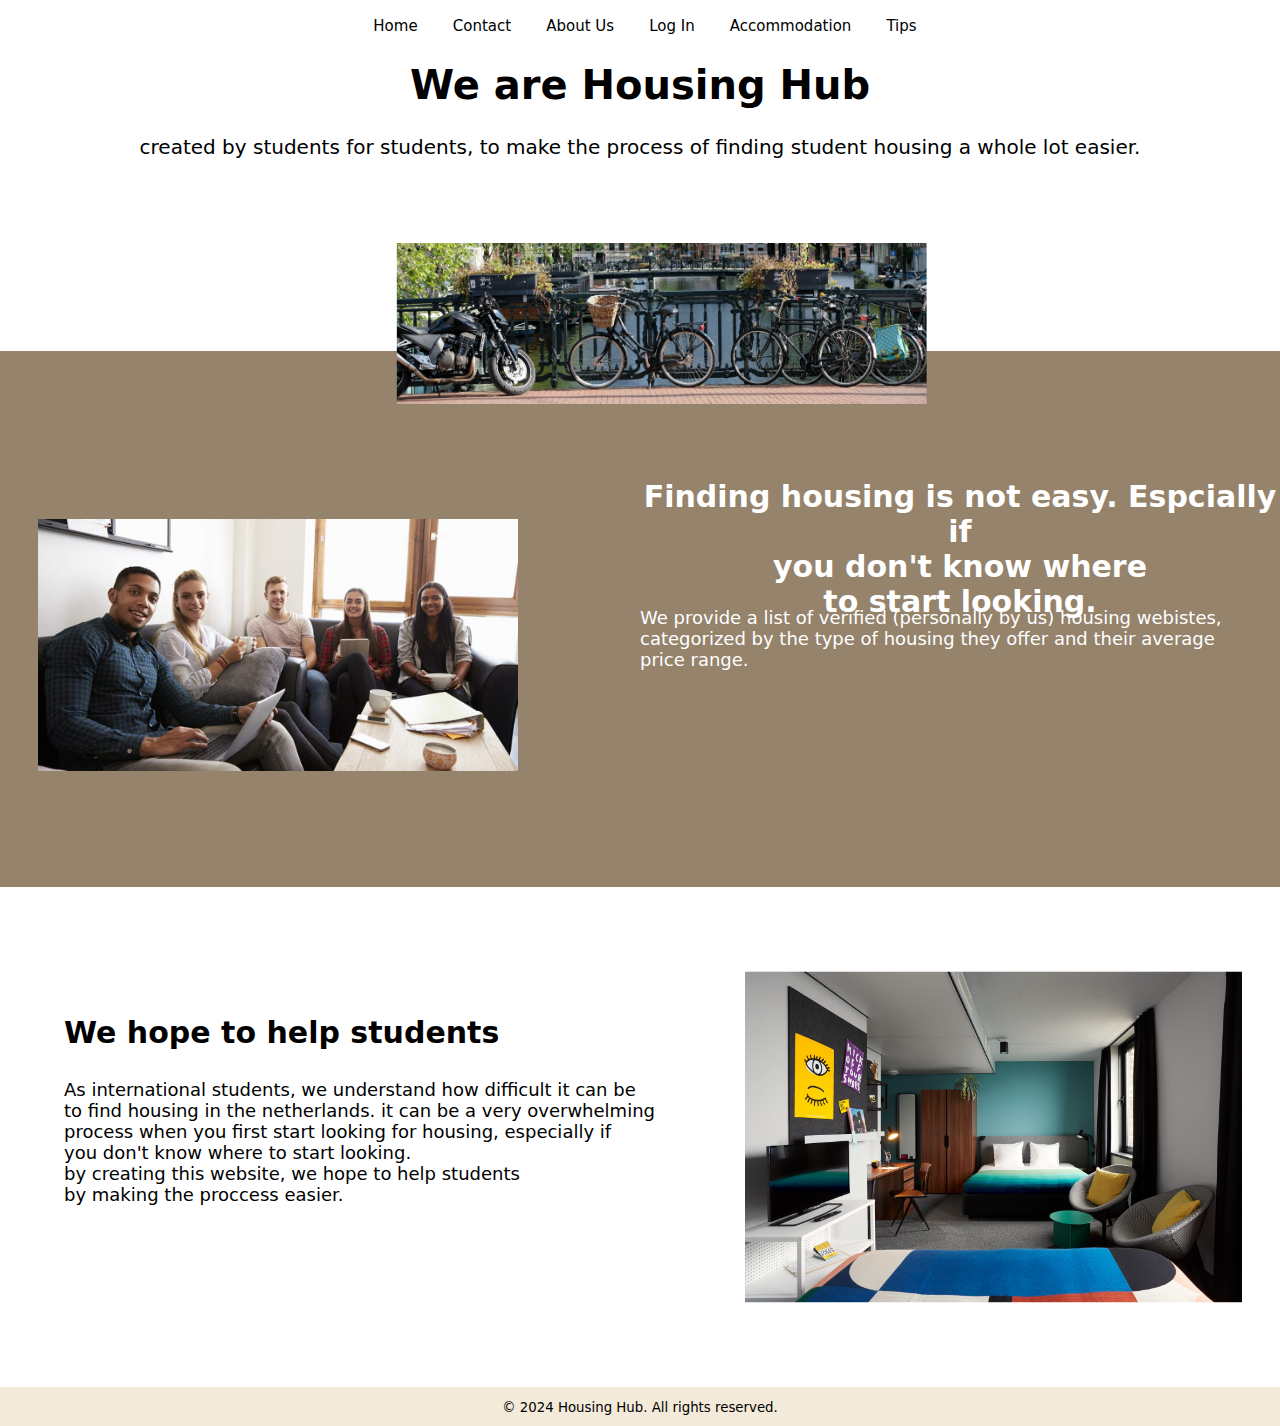
<file: aboutuspage.html>
<!DOCTYPE html>
<html lang="en">
<head>
    <meta charset="UTF-8">
    <meta name="viewport" content="width=device-width, initial-scale=1.0">
    <link rel="stylesheet" href="aboutushp.css">
    <title>About Us</title>
</head>
<body>
    <header>
        <nav>
            <ul>
                <li><a href="index.html">Home</a></li>
                <li><a href="contact.html">Contact</a></li>
                <li><a href="aboutuspage.html">About Us</a></li>
                <li><a href="Log in page HOUSING.html">Log In</a></li>
                <li><a href="accommodation.html">Accommodation</a></li>
                <li><a href="tips.html">Tips</a></li>
            </ul>
        </nav>   
    </header>
    <h1>We are Housing Hub</h1>
    <h2>Created by students for students, to make the process of finding student housing a whole lot easier.</h2>
    <div class="container">
        <div class="brownbox">
            <div class="pic1"><img src="netherlandscropped.jpg"></div>
            <div class="pic2"><img src="student-housing-netherlands.jpeg" alt=""></div>
            <div class="text1">Finding housing is not easy. Espcially if <br> you don't know where<br>to start looking.</div>
            <div class="text2">We provide a list of verified (personally by us) housing webistes, <br> categorized by the type of housing they offer and their average<br>price range.</div>
        </div>
    </div>
    <div class="whitebox">
        <div class="pic3"><img src="student-hotel-eindhoven-rooms-family-large_32269519.jpeg"></div>
        <div class="text1">We hope to help students</div>
        <div class="text2">As international students, we understand how difficult it can be<br> to find housing in the netherlands. it can be a very overwhelming<br>process when you first start looking for housing, especially if<br>you don't know where to start looking.<br>by creating this website, we hope to help students<br>by making the proccess easier.</div>
    </div>
<!-- Footer -->
<footer>
    <small>&copy; 2024 Housing Hub. All rights reserved.</small>
</footer>

</body>
</html>
</file>
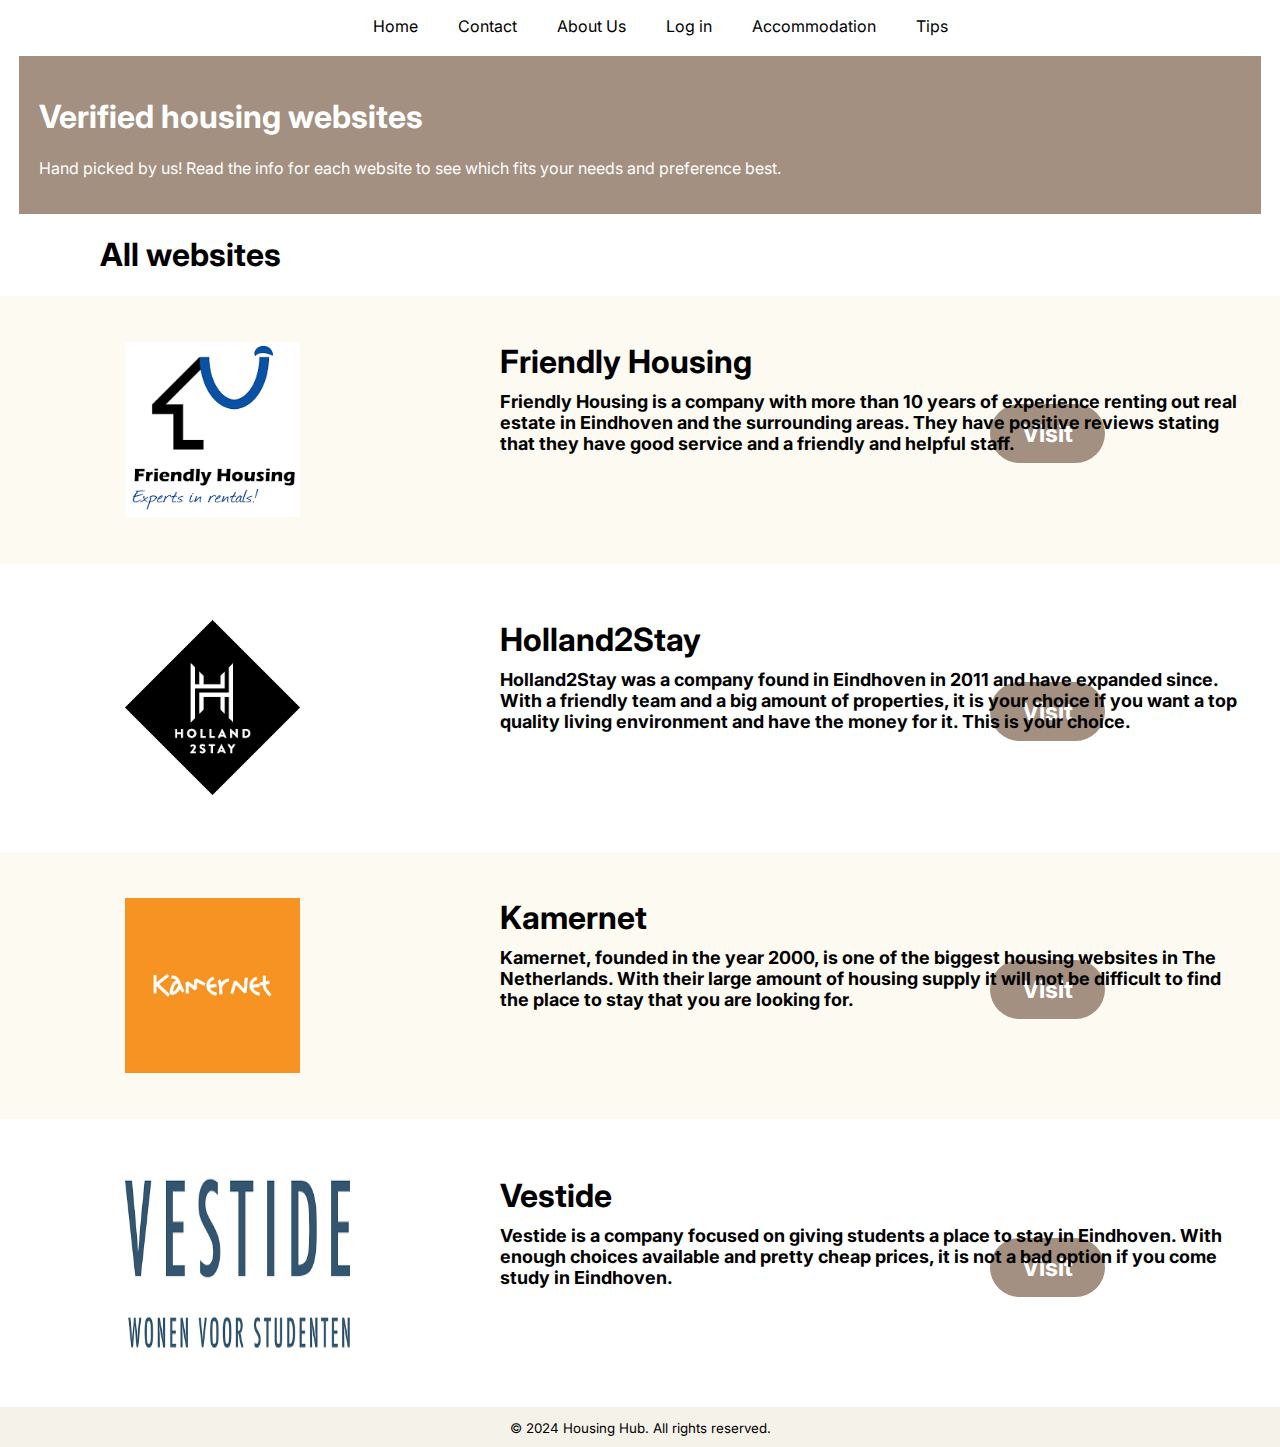
<file: accommodation.html>
<!DOCTYPE html>
<html lang="en">
<head>
    <meta charset="UTF-8">
    <meta name="viewport" content="width=device-width, initial-scale=1">
    <link rel="preconnect" href="https://fonts.googleapis.com">
    <link rel="preconnect" href="https://fonts.gstatic.com" crossorigin>
    <link rel="stylesheet" href="https://cdnjs.cloudflare.com/ajax/libs/font-awesome/4.7.0/css/font-awesome.min.css">
    <link href="https://fonts.googleapis.com/css2?family=DM+Sans:opsz,wght@9..40,400;9..40,700&family=Inter:wght@400;700&display=swap" rel="stylesheet">
    <link rel="stylesheet" href="style.css">
    <title>Accommodation</title>
</head>
<body>
    <div class="nav">
        <ul>
          <li class="nav_button">
            <a href="index.html">Home</a>
          </li>
          <li class="nav_button">
            <a href="contact.html">Contact</a>
          </li>
          <li class="nav_button">
              <a href="aboutuspage.html">About Us</a>
          </li>
          <li class="nav_button">
             <a href="Log in page HOUSING.html">Log in</a>
          </li>
          <li class="nav_button">
            <a href="accommodation.html">Accommodation</a>
          </li>
          <li class="nav_button">
            <a href="tips.html">Tips</a>
          </li>
        </ul>
    </div>
    <div class="top-box">
        <h1>Verified housing websites</h1>
        <p>Hand picked by us! Read the info for each website to see which fits your needs and preference best. </p>
    </div>
<h1 style="text-indent: 100px;">All websites</h1>
<div class="web1">
  <h1>
  <img style="float: left;" class="logo" src="images/friendly-housing.png"> Friendly Housing<br><span class="span1">Friendly Housing is a company with more than 10 years of experience renting out real estate in Eindhoven and the surrounding areas. They have positive reviews stating that they have good service and a friendly and helpful staff.</span> <a href="https://friendlyhousing.nl/woningaanbod/?locations%5B%5D=Eindhoven&property-type=&min-price=&max-price=&available-from=&type=&sort=" target="_blank" class="buttonweb">Visit</a></h1>
</div>
<div class="web2">
  <h1>
  <img style="float: left;" class="logo" src="images/holland2stay.png"> Holland2Stay<br><span class="span1">Holland2Stay was a company found in Eindhoven in 2011 and have expanded since. With a friendly team and a big amount of properties, it is your choice if you want a top quality living environment and have the money for it. This is your choice. </span> <a href="https://holland2stay.com/eindhoven" target="_blank" class="buttonweb">Visit</a></h1>
</div>
<div class="web3">
  <h1>
  <img style="float: left;" class="logo" src="images/kamernet.png"> Kamernet<br><span class="span1">Kamernet, founded in the year 2000, is one of the biggest housing websites in The Netherlands. With their large amount of housing supply it will not be difficult to find the place to stay that you are looking for.</span> <a href="https://kamernet.nl/en/for-rent/rooms-eindhoven?radius=5&minSize=&maxRent=&searchview=1" target="_blank" class="buttonweb">Visit</a></h1>
</div>
<div class="web4">
  <h1>
  <img style="float: left;" class="logo2" src="images/vestide.png"> Vestide<br><span class="span1">Vestide is a company focused on giving students a place to stay in Eindhoven. With enough choices available and pretty cheap prices, it is not a bad option if you come study in Eindhoven.</span> <a href="https://rooms.vestide.nl" target="_blank" class="buttonweb">Visit</a></h1>
</div>
</body>
<footer>
  <small>&copy; 2024 Housing Hub. All rights reserved.</small>
</footer>
</html>
</file>
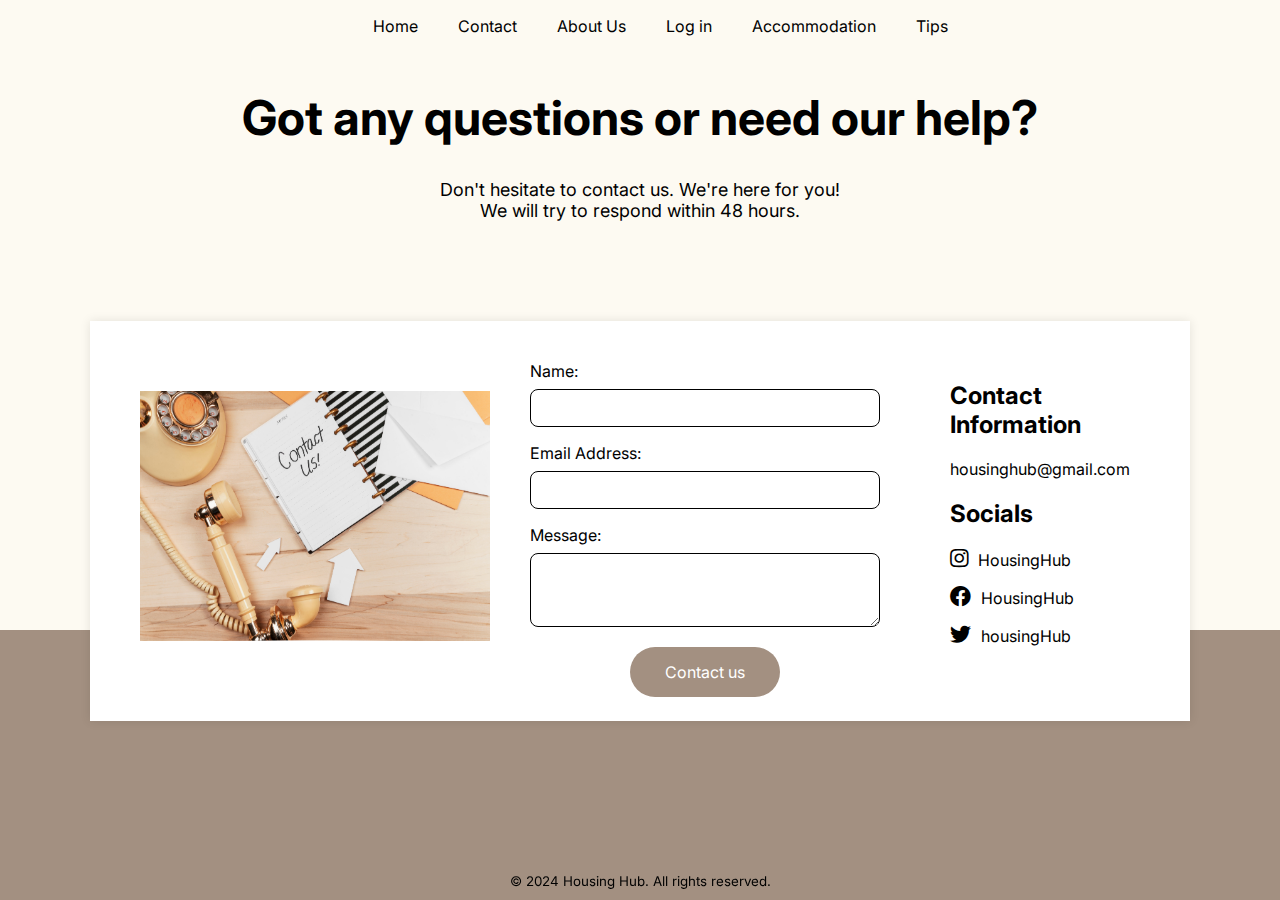
<file: contact.html>
<!DOCTYPE html>
<html lang="en">
<head>
    <meta charset="UTF-8">
    <meta name="viewport" content="width=device-width, initial-scale=1">
    <link rel="stylesheet" href="style.css">
    <link rel="stylesheet" href="https://cdnjs.cloudflare.com/ajax/libs/font-awesome/5.15.3/css/all.min.css" integrity="sha512-....">
    <link rel="preconnect" href="https://fonts.googleapis.com">
    <link rel="preconnect" href="https://fonts.gstatic.com" crossorigin>
    <link rel="stylesheet" href="https://cdnjs.cloudflare.com/ajax/libs/font-awesome/4.7.0/css/font-awesome.min.css">
    <link href="https://fonts.googleapis.com/css2?family=DM+Sans:opsz,wght@9..40,400;9..40,700&family=Inter:wght@400;700&display=swap" rel="stylesheet">
    <title>Contact us</title>
</head>

<body class="bg">
    <div class="nav2">
        <ul>
          <li class="nav_button">
            <a href="index.html">Home</a>
          </li>
          <li class="nav_button">
            <a href="contact.html">Contact</a>
          </li>
          <li class="nav_button">
              <a href="aboutuspage.html">About Us</a>
          </li>
          <li class="nav_button">
             <a href="Log in page HOUSING.html">Log in</a>
          </li>
          <li class="nav_button">
            <a href="accommodation.html">Accommodation</a>
          </li>
          <li class="nav_button">
            <a href="tips.html">Tips</a>
          </li>
        </ul>
    </div>
<h1 style="text-align: center; font-size: 48px;">Got any questions or need our help?</h1>
<p style="text-align: center; padding: 0; margin: 0; font-size: 18px;">Don't hesitate to contact us. We're here for you!</p>
<p style="text-align: center; padding: 0; margin: 0; font-size: 18px;">We will try to respond within 48 hours.</p>

<div class="container">
  <img class="formimg" src="images/contact-us-image.jpg" alt="Contact Image">

  <form>
    <label for="name">Name:</label>
    <input type="text" id="name" name="name" required>

    <label for="email">Email Address:</label>
    <input type="email" id="email" name="email" required>

    <label for="message">Message:</label>
    <textarea id="message" name="message" rows="4" required></textarea>

    <button type="submit">Contact us</button>
  </form>

  <div class="contact-info">
    <h2>Contact Information</h2>
    <p>housinghub@gmail.com</p>
    <h2>Socials</h2>
    <p><i class="fab fa-instagram" style="font-size: 21px;"></i><span style="margin-left: 10px;">HousingHub</span></p>
    <p><i class="fab fa-facebook" style="font-size: 21px;"></i><span style="margin-left: 10px;">HousingHub</span></p>
    <p><i class="fab fa-twitter" style="font-size: 21px;"></i><span style="margin-left: 10px;">housingHub</span></p>
  </div>
</div>
</body>
<footer class="footer2">
  <small>&copy; 2024 Housing Hub. All rights reserved.</small>
</footer>
</html>
</file>
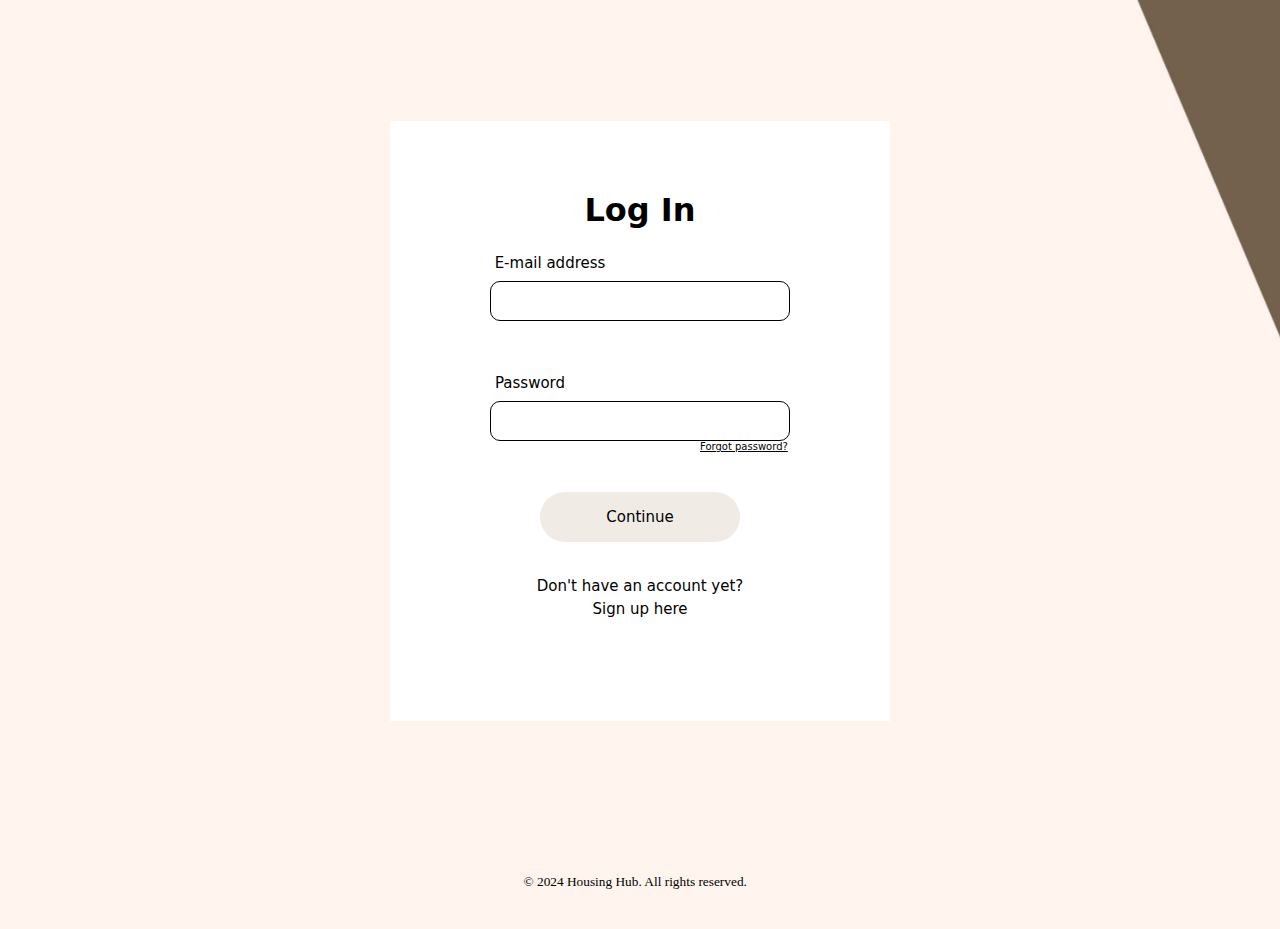
<file: Log in page HOUSING.html>
<!DOCTYPE html>
<html lang="en">
    <link rel="stylesheet" href="style3.css">

<head>
    <meta charset="UTF-8">
    <meta name="viewport" content="width=device-width, initial-scale=1.0">
    <title>Log In</title>
</head>
<body>
        <div class="loginrectangle">
            <h1>Log In</h1>
            <div class="email"><h2>E-mail address</h2></div>
            <div class="password"><h2>Password</h2></div>
            <div class="forgot"><h3>Forgot password?</h3></div>
            <div class="button-container">
                <a href="Sign up page.html"><button><h4>Continue</h4></button></a></div>
            <div class="signup"><h3>Don't have an account yet?</h3>
            <h5>Sign up here</h5></div>
        </div>
        
    </div>
<!-- Footer -->
<footer>
    <small>&copy; 2024 Housing Hub. All rights reserved.</small>
</footer>

</body>
</html>
</file>
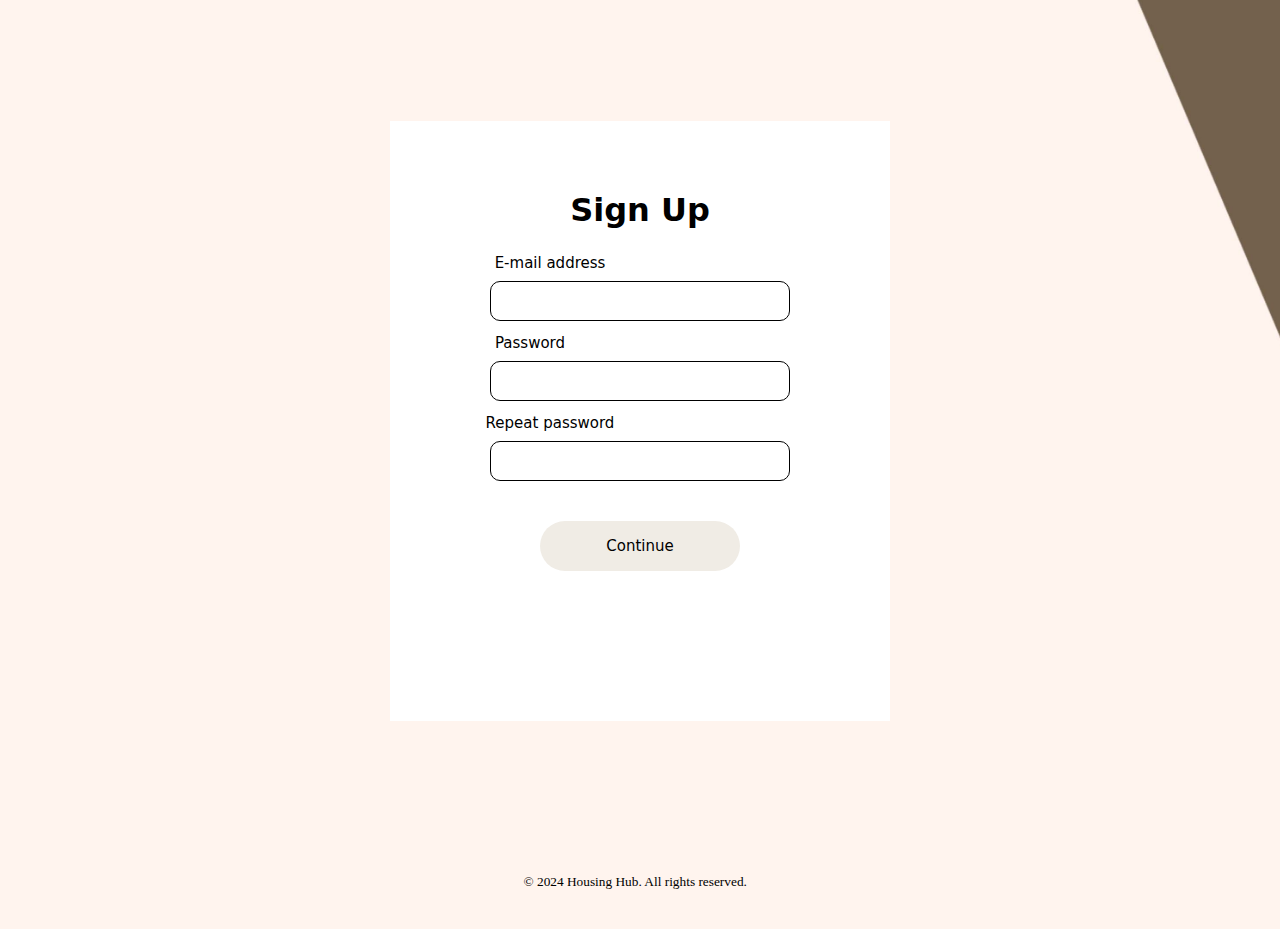
<file: Sign up page.html>
<!DOCTYPE html>
<html lang="en">
    <link rel="stylesheet" href="style3.css">

<head>
    <meta charset="UTF-8">
    <meta name="viewport" content="width=device-width, initial-scale=1.0">
    <title>Sign Up</title>
</head>
<body>
    <div class="signuprectangle">
        <h1>Sign Up</h1>
        <div class="email"><h2>E-mail address</h2></div>
            <div class="password"><h2>Password</h2></div>
            <div class="passwordrepeat"><h2>Repeat password</h2></div>
            <div class="button-container">
            <a href="index.html"><button><h4>Continue</h4></button></a></div>
        </div>
        </div>
    </div>
<!-- Footer -->
<footer>
    <small>&copy; 2024 Housing Hub. All rights reserved.</small>
</footer>

</body>
</html>
</file>
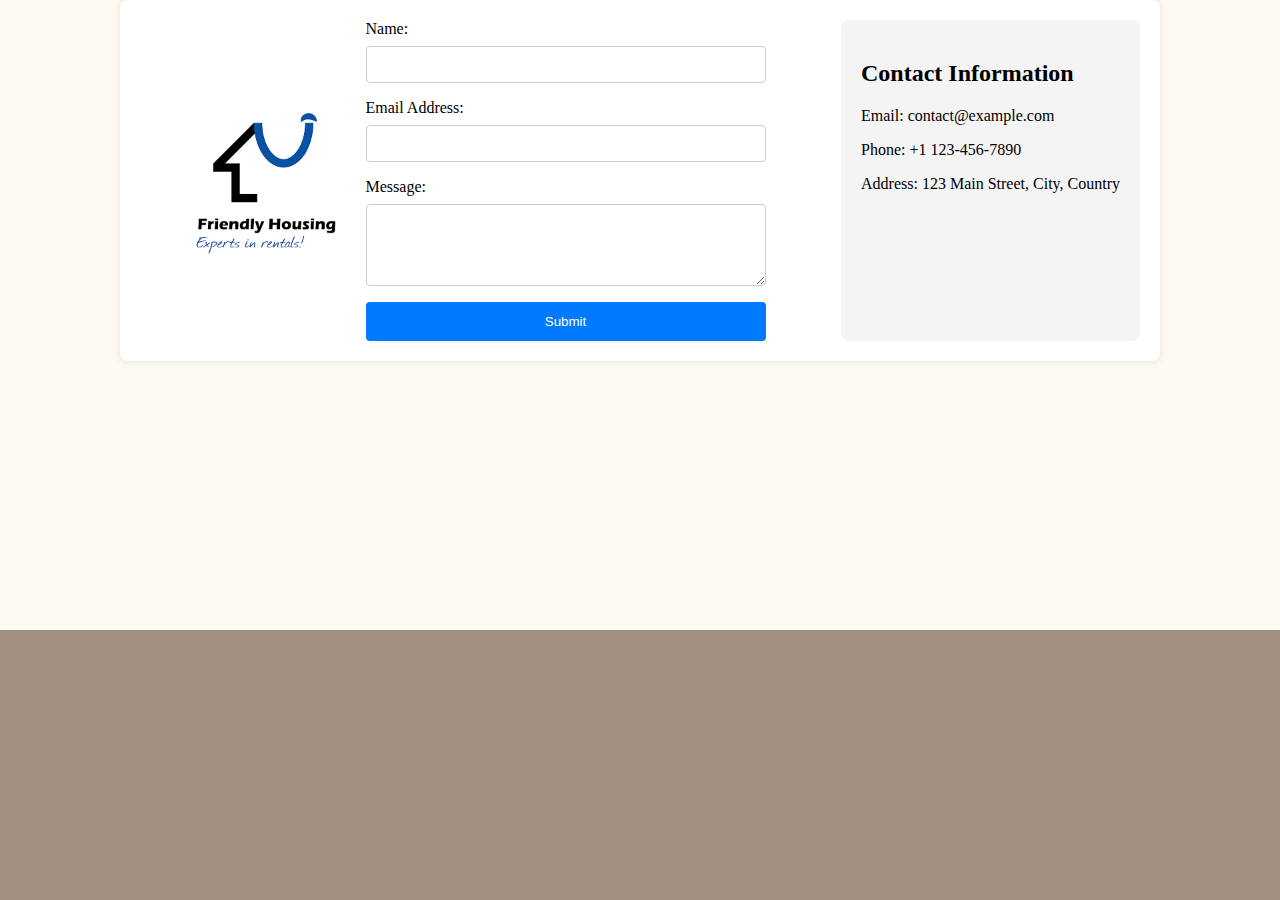
<file: test.html>
<!DOCTYPE html>
<html lang="en">
<head>
  <meta charset="UTF-8">
  <meta name="viewport" content="width=device-width, initial-scale=1.0">
  <style>
body {
  margin: 0;
  padding: 0;
  height: 100vh;
  background: linear-gradient(rgb(253, 250, 242), rgb(253, 250, 242)) 0% 0% / 100% 70%, linear-gradient(rgb(163, 144, 129), rgb(163, 144, 129)) 0% 100% / 100% 30%;
  background-repeat: no-repeat;
  background-attachment: fixed;
}

    .container {
      max-width: 1000px;
      margin: auto;
      display: flex;
      flex-direction: row; /* Updated to arrange items horizontally */
      padding: 20px;
      background-color: #fff;
      box-shadow: 0 0 10px rgba(0, 0, 0, 0.1);
      border-radius: 8px;
      justify-content: space-between;
    }

    img {
      margin-top: 90px;
      height: 150px;
      width: 150px;
      margin-left: 50px; /* Added margin to separate image from other elements */
      border-radius: 8px;
    }

    form {
      display: flex;
      flex-direction: column;
      margin-right: 50px;
      width: 400px;
    }

    label {
      margin-bottom: 8px;
    }

    input, textarea {
      padding: 10px;
      margin-bottom: 16px;
      border: 1px solid #ccc;
      border-radius: 4px;
    }

    textarea {
      resize: vertical;
    }

    button {
      padding: 12px;
      background-color: #007bff;
      color: #fff;
      border: none;
      border-radius: 4px;
      cursor: pointer;
    }

    .contact-info {
      background-color: #f4f4f4;
      padding: 20px;
      border-radius: 8px;
    }
  </style>
</head>
<body>

<div class="container">
  <img src="images/friendly-housing.png" alt="Contact Image">

  <form>
    <label for="name">Name:</label>
    <input type="text" id="name" name="name" required>

    <label for="email">Email Address:</label>
    <input type="email" id="email" name="email" required>

    <label for="message">Message:</label>
    <textarea id="message" name="message" rows="4" required></textarea>

    <button type="submit">Submit</button>
  </form>

  <div class="contact-info">
    <h2>Contact Information</h2>
    <!-- Your contact information goes here -->
    <p>Email: contact@example.com</p>
    <p>Phone: +1 123-456-7890</p>
    <p>Address: 123 Main Street, City, Country</p>
  </div>
</div>

</body>
</html>
</file>
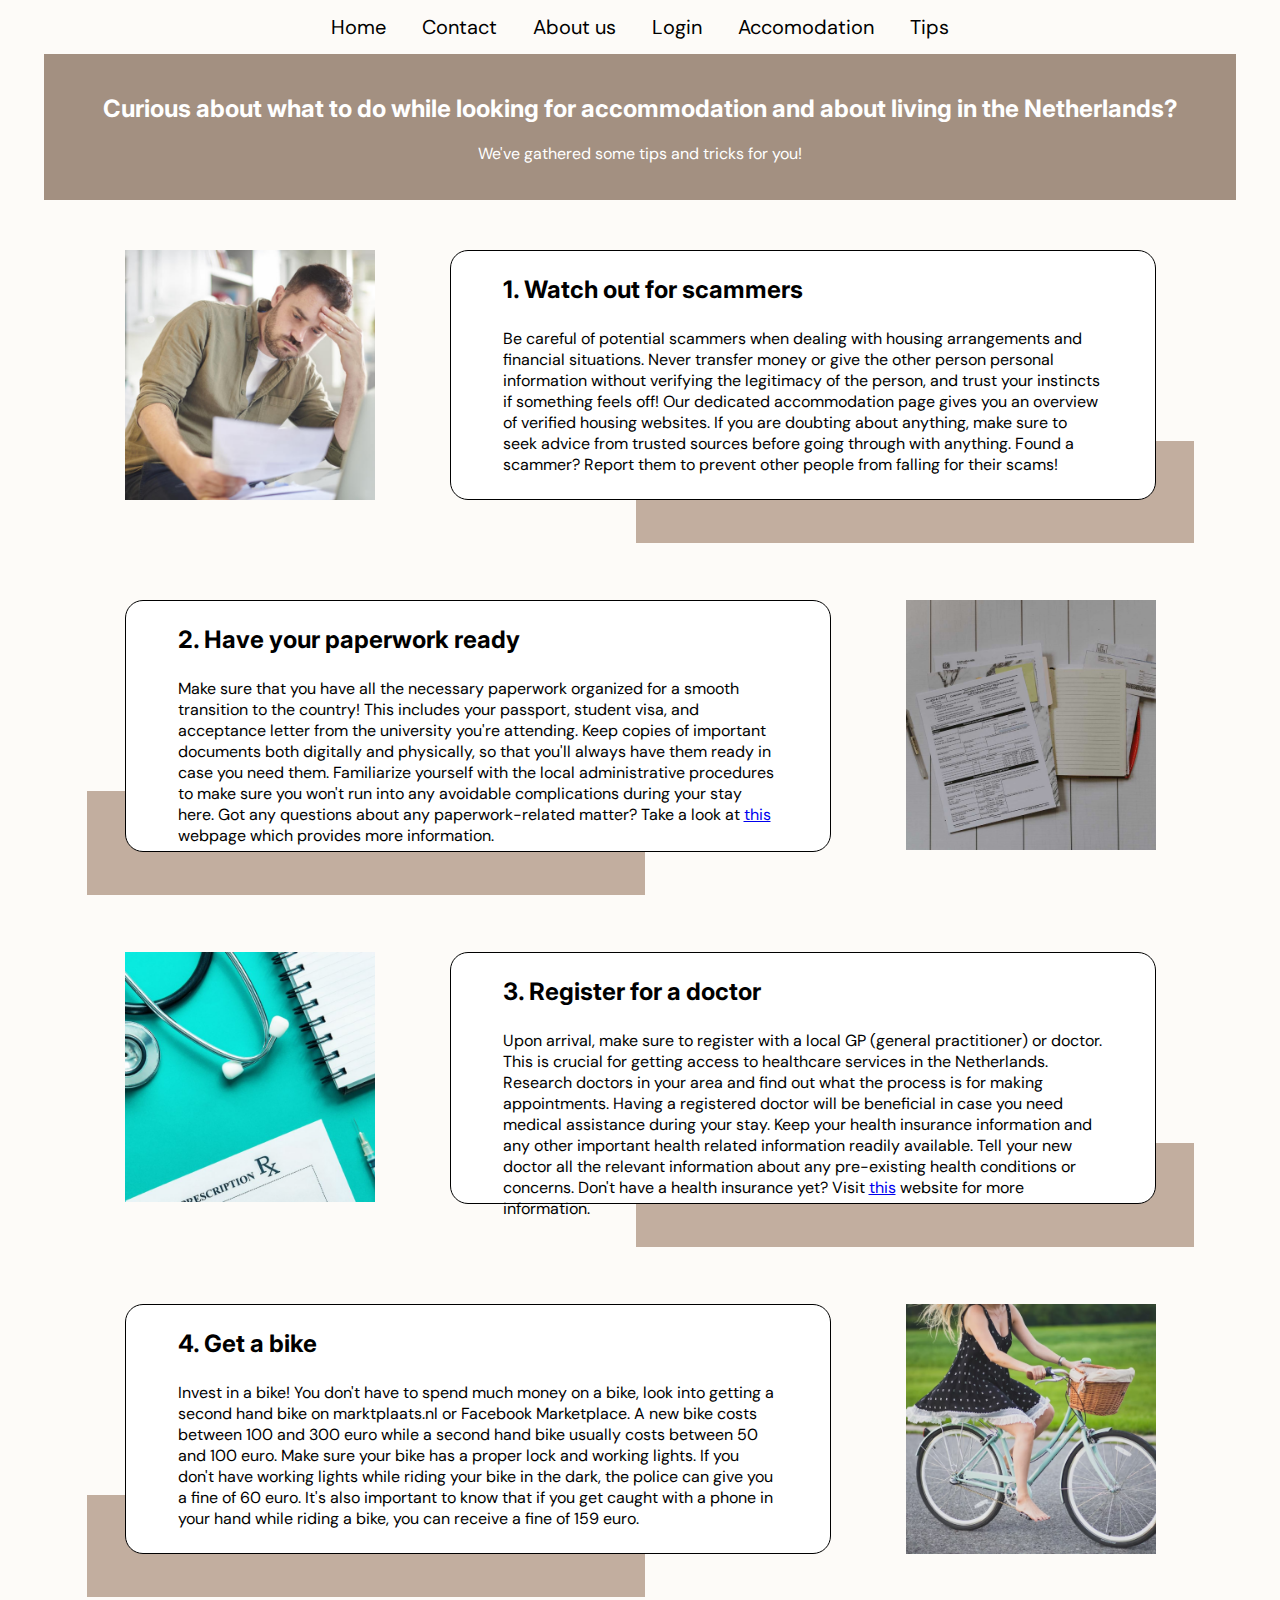
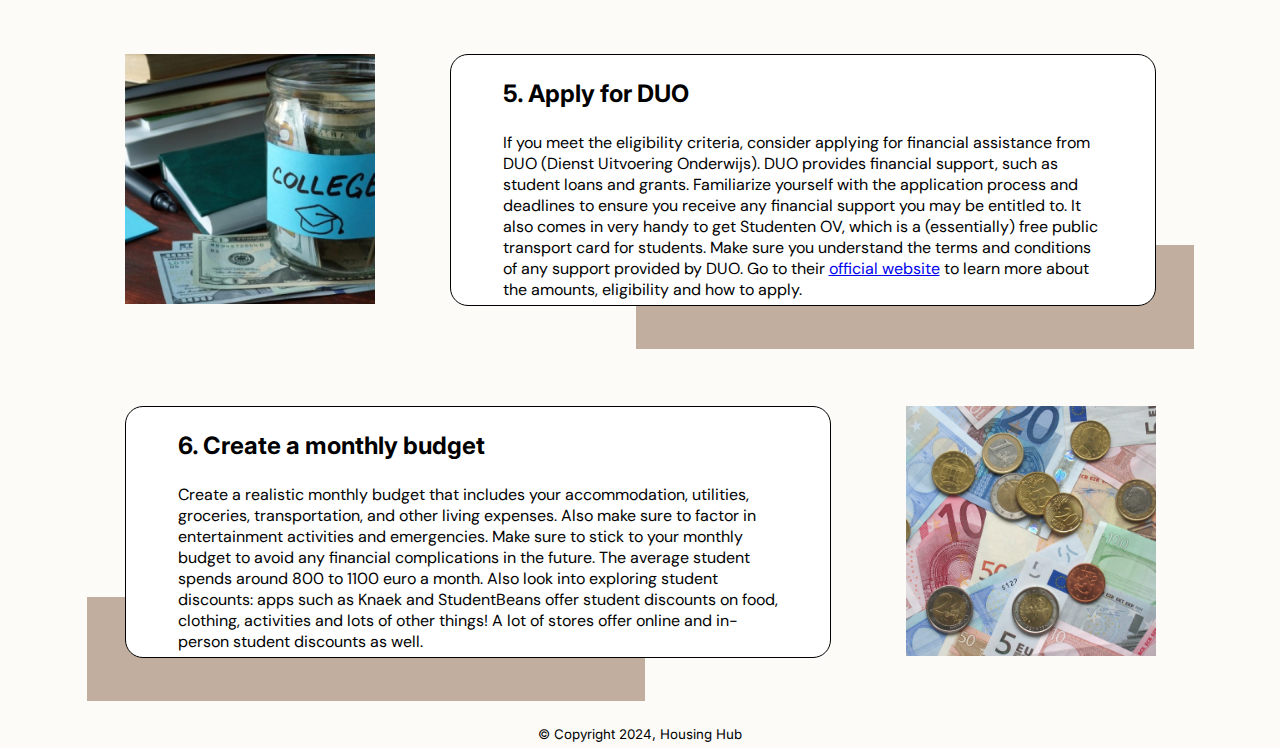
<file: tips.html>
<!DOCTYPE html>
<html lang="en">
<head>
    <meta charset="UTF-8">
    <meta name="viewport" content="width=device-width, initial-scale=1.0">
    <link rel="preconnect" href="https://fonts.googleapis.com">
    <link rel="preconnect" href="https://fonts.gstatic.com" crossorigin>
    <link rel="stylesheet" href="https://cdnjs.cloudflare.com/ajax/libs/font-awesome/4.7.0/css/font-awesome.min.css">
    <link href="https://fonts.googleapis.com/css2?family=DM+Sans:opsz,wght@9..40,400;9..40,700&family=Inter:wght@400;700&display=swap" rel="stylesheet">
    <link href="styles.css" rel="stylesheet">
    <title>Tips</title>
</head>
<body>

<!-- for navbar -->
<div class="topnav" id="myTopnav">
    <a href="index.html" class="active">Home</a>
    <a href="contact.html">Contact</a>
    <a href="aboutuspage.html">About us</a>
    <a href="Log in page HOUSING.html">Login</a>
    <a href="accommodation.html">Accomodation</a>
    <a href="tips.html">Tips</a>
    <a href="javascript:void(0);" class="icon" onclick="myFunction()">
        <i class="fa fa-bars"></i>
    </a>
</div>

<!-- for header -->
<div class="toptext">
    <h2>Curious about what to do while looking for accommodation and about living in the Netherlands?</h2>
    <p>We've gathered some tips and tricks for you!</p>
</div>

<!-- tip1 -->
<div class="tips">
    <div class="picture"><img src="tip1.png" alt="Scammer"/></div>
    <div class="tipbox tip1">
        <h3>1. Watch out for scammers</h3>
        <p>Be careful of potential scammers when dealing with housing arrangements and financial situations. Never transfer money or give the other person personal information without verifying the legitimacy of the person, and trust your instincts if something feels off! Our dedicated accommodation page gives you an overview of verified housing websites. If you are doubting about anything, make sure to seek advice from trusted sources before going through with anything. Found a scammer? Report them to prevent other people from falling for their scams!</p>
    </div>
</div>

<!--tip 2-->
<div class="tips">
    <div class="tipbox tip2">
        <h3> 2. Have your paperwork ready</h3>
        <p>Make sure that you have all the necessary paperwork organized for a smooth transition to the country! This includes your passport, student visa, and acceptance letter from the university you're attending. Keep copies of important documents both digitally and physically, so that you'll always have them ready in case you need them. Familiarize yourself with the local administrative procedures to make sure you won't run into any avoidable complications during your stay here. Got any questions about any paperwork-related matter? Take a look at <a href="https://www.studyinnl.org/life-in-nl/to-do-after-arrival">this</a> webpage which provides more information. </p>
    </div>
    <div class="picture"><img src="tip2.png" alt="Paperwork"/></div>
</div>

<!--tip 3-->
<div class="tips">
    <div class="picture"><img src="tip3.png" alt="Doctor"/></div>
    <div class="tipbox tip3">
        <h3>3. Register for a doctor</h3>
        <p>Upon arrival, make sure to register with a local GP (general practitioner) or doctor. This is crucial for getting access to healthcare services in the Netherlands. Research doctors in your area and find out what the process is for making appointments. Having a registered doctor will be beneficial in case you need medical assistance during your stay. Keep your health insurance information and any other important health related information readily available. Tell your new doctor all the relevant information about any pre-existing health conditions or concerns. Don't have a health insurance yet? Visit <a href="https://www.studyinnl.org/plan-your-stay/insurance">this</a> website for more information.</p>
    </div>
</div>

<!--tip 4-->
<div class="tips">
    <div class="tipbox tip4">
        <h3> 4. Get a bike</h3>
        <p>Invest in a bike! You don't have to spend much money on a bike, look into getting a second hand bike on marktplaats.nl or Facebook Marketplace. A new bike costs between 100 and 300 euro while a second hand bike usually costs between 50 and 100 euro. Make sure your bike has a proper lock and working lights. If you don't have working lights while riding your bike in the dark, the police can give you a fine of 60 euro. It's also important to know that if you get caught with a phone in your hand while riding a bike, you can receive a fine of 159 euro.</p>
    </div>
    <div class="picture"><img src="tip4.png" alt="Bike"/></div>
</div>

<!--tip 5-->
<div class="tips">
    <div class="picture"><img src="tip5.png" alt="Financial support"/></div>
    <div class="tipbox tip5">
        <h3>5. Apply for DUO</h3>
        <p>If you meet the eligibility criteria, consider applying for financial assistance from DUO (Dienst Uitvoering Onderwijs). DUO provides financial support, such as student loans and grants. Familiarize yourself with the application process and deadlines to ensure you receive any financial support you may be entitled to. It also comes in very handy to get Studenten OV, which is a (essentially) free public transport card for students. Make sure you understand the terms and conditions of any support provided by DUO. Go to their <a href="https://duo.nl/particulier/student-finance/">official website</a> to learn more about the amounts, eligibility and how to apply.</p>
    </div>
</div>

<!--tip 6-->
<div class="tips">
    <div class="tipbox tip6">
        <h3> 6. Create a monthly budget</h3>
        <p>Create a realistic monthly budget that includes your accommodation, utilities, groceries, transportation, and other living expenses. Also make sure to factor in entertainment activities and emergencies. Make sure to stick to your monthly budget to avoid any financial complications in the future. The average student spends around 800 to 1100 euro a month. Also look into exploring student discounts: apps such as Knaek and StudentBeans offer student discounts on food, clothing, activities and lots of other things! A lot of stores offer online and in-person student discounts as well. </p>
    </div>
    <div class="picture"><img src="tip6.png" alt="Money"/></div>
</div>


<footer> <small>&copy; Copyright 2024, Housing Hub</small> </footer>


<script src="./script.js"></script>

</body>
</html>
</file>
<file: aboutushp.css>
* {
    box-sizing: border-box;
    font-family: system-ui, -apple-system, BlinkMacSystemFont, 'Segoe UI', Roboto, Oxygen, Ubuntu, Cantarell, 'Open Sans', 'Helvetica Neue', sans-serif;
}

body {
    background-color: white;
    margin: 0;
    padding: 0;
}

nav {
    flex: 1;
    text-align: center;
}

nav ul li {
    list-style: none;
    display: inline-block;
    margin-right: 30px;
}

nav ul li a {
    text-decoration: none;
    font-size: 15px;
    color: rgb(0, 0, 0);
}

h1 {
    font-size: 40px;
    margin-left: auto;
    margin-right: auto;
    text-align: center;
}

h2 {
    font-size: 20px;
    text-transform: lowercase;
    text-align: center;
    font-weight: 400;
}

.container {
    margin-top: 20%;
}

.brownbox {
    width: 100%;
    height: 600px;
    background-color: rgb(149, 131, 108);
    z-index: 1;
    margin-top: -5%;
    position: relative;
}

.brownbox .text1 {
    position: absolute;
    color: white;
    font-size: 30px;
    margin-top: 10%;
    margin-left: 50%;
    font-weight: 700;
    text-align: center;
    z-index: 2;  /* Adjusted z-index */
}

.brownbox .text2 {
    position: absolute;
    color: rgb(255, 255, 255);
    font-size: 18px;
    margin-top: 20%;
    margin-left: 50%;
    font-weight: 300;
    z-index: 5;  /* Adjusted z-index */
}


.pic1 {
    position: absolute;
    top: -18%;
    left: 54%;
    transform: translateX(-50%);
    text-align: center;
    overflow: hidden;
    display: flex;
    flex-wrap: wrap;
}

.pic1 img {
    max-width: 90%;
    max-height: 60%;
    display: block;
    position: relative;
    z-index: 2;
}

.pic2 {
    position: absolute;
    top: 28%;
    left: 3%;
    text-align: center;
    overflow: hidden;
}

.pic2 img {
    max-width: 40%;
    max-height: 40%;
    display: block;
    position: relative;
    z-index: 2;
}

.whitebox {
    width: 100%;
    height: 500px;
    background-color: rgb(255, 255, 255);
    z-index: 1;
    margin-top: -5%;
    position: relative;
    display: flex;
    flex-wrap: wrap;
}

.pic3 {
    position: absolute;
    top: 50%;
    right: 3%;
    transform: translate(60%, -50%);
    text-align: center;
    overflow: hidden;
    display: flex;
    flex-wrap: wrap;
}

.pic3 img {
    width: 40%;
    height: auto;
    display: block;
    position: relative;
    z-index: 2;
    display: flex;
    flex-wrap: wrap;
}

.whitebox .text1 {
    position: absolute;
    color: rgb(0, 0, 0);
    font-size: 30px;
    margin-top: 10%;
    margin-left: 5%;
    font-weight: 700;
    text-align: center;
    display: flex;
    flex-wrap: wrap;
}

.whitebox .text2 {
    position: absolute;
    color: rgb(0, 0, 0);
    font-size: 18px;
    margin-top: 15%;
    margin-left: 5%;
    font-weight: 300;
    display: flex;
    flex-wrap: wrap;
}

footer {
    background-color: rgb(243, 234, 217);
    text-align: center;
    padding: 10px 0;
}

@media screen and (max-width: 768px) {
    .container {
        margin-top: 10%;
    }

    .pic1 {
        top: 10%;
    }

    .brownbox .text1,
    .brownbox .text2,
    .whitebox .text1,
    .whitebox .text2 {
        font-size: 16px;
    }
}
</file>
<file: style.css>
*{
    box-sizing: border-box;
    font-family: Inter, sans serif;
}

html, body {
    margin: 0;
    padding: 0;
}  

.nav {
    background-color: white;
    text-align: center;
}

.nav2 {
    background-color: rgb(253, 250, 242);
    text-align: center;
}

.nav3 {
    background-color: rgb(253, 250, 242);
    text-align: center;
    position: absolute;
    top: 0;
    left: 0;
    width: 100%;
}

ul {
    list-style: none;
    display: inline-block;
}

ul li {
    float: left;
    margin: 0 20px;
}

ul li a {
    color: black;
    text-decoration: none;
}

.top-box{
    background-color: rgb(163, 144, 129);
    width: 97%;
    padding: 20px;
    margin: auto;
    color: white;
}

.web1{
    background-color: rgb(253, 250, 242);
    padding: 25px;
    margin: auto;
}

.web2{
    padding: 25px;
    margin: auto;
}

.web3{
    background-color: rgb(253, 250, 242);
    padding: 25px;
    margin: auto;
}

.web4{
    padding: 25px;
    margin: auto;
}

.logo{
    margin-left: 100px;
    width: 175px;
    height: 175px;
    margin-right: 200px; 
}

.logo2{
    margin-left: 100px;
    width: 225px;
    height: 175px;
    margin-right: 150px; 
}

.web1,
.web2,
.web3,
.web4 {
    display: flex;
    flex-direction: column;
    align-items: left;
    text-align: left;
    margin-bottom: 10px;
}

.span1{
    font-size: large;
    display: flex;
    width: 750px;
    margin-top: 10px;
}

.buttonweb {
    background-color: rgb(163, 144, 129);
    border: none;
    color: white;
    padding: 15px 32px;
    text-align: center;
    text-decoration: none;
    float: right;
    font-size: 24px;
    margin: 4px 2px;
    cursor: pointer;
    margin-right: 150px;
    border-radius: 50px;
    margin-top: -50px;
}

.bg {
    margin: 0;
    padding: 0;
    height: 100vh;
    background: linear-gradient(rgb(253, 250, 242), rgb(253, 250, 242)) 0% 0% / 100% 70%, linear-gradient(rgb(163, 144, 129), rgb(163, 144, 129)) 0% 100% / 100% 30%;
    background-repeat: no-repeat;
    background-attachment: fixed;
}

.container {
    width: 1100px;
    margin: auto;
    display: flex;
    flex-direction: row;
    padding: 20px;
    background-color: #fff;
    box-shadow: 0 0 10px rgba(0, 0, 0, 0.1);
    justify-content: space-between;
    margin-top: 100px;
    height: 400px;
}

.formimg {
    margin-top: 50px;
    height: 250px;
    width: 350px;
    margin-left: 30px;
    margin-right: 40px;
}

form {
    display: flex;
    flex-direction: column;
    margin-right: 50px;
    width: 400px;
    margin-top: 20px;
}

label {
    margin-bottom: 8px;
}

input, textarea {
    padding: 10px;
    margin-bottom: 16px;
    border: 1px solid black;
    border-radius: 8px;
}

textarea {
    resize: vertical;
}

button {
    background-color: rgb(163, 144, 129);
    border: none;
    color: white;
    padding: 15px 30px;
    text-align: center;
    text-decoration: none;
    font-size: 16px;
    margin: 4px 2px;
    margin-left: 100px;
    margin-right: 100px;
    cursor: pointer;
    border-radius: 50px;
}

.contact-info {
    background-color: white;
    padding: 20px;
    border-radius: 8px;
}

footer{
    background-color: rgba(245, 242, 234, 1);
    padding: 10px;
    text-align: center;
    font-size: 16px;
}

.footer2{
    background-color: rgba(245, 242, 234, 0);
    padding: 10px;
    text-align: center;
    position: fixed;
    bottom: 0;
    width: 100%;
    font-size: 16px;
}

.containerf {
    display: flex;
    flex-direction: column;
    min-height: 100vh;
}
  
main {
    flex: 1;
}

.column {
    float: left;
    width: 50%;
    padding: 75px;
}

.row::after {
    content: "";
    display: table;
    clear: both;
  }

  header{
    position: relative;
    height: 80vh;
    background: url(https://www.amsterdam.net/fr/wp-content/uploads/sites/138/eindhoven-philips-hd.jpg) center/cover no-repeat;
  }

  .box1{
    z-index: -1;
    width: 450px;
    height: 200px;
    background-color: rgb(163, 144, 129);
    position: absolute;
    top: 1040px;
    right: 40px;
  }

  .box2{
    z-index: -1;
    width: 450px;
    height: 200px;
    background-color: rgb(163, 144, 129);
    position: absolute;
    top: 1700px;
    left: 40px;
  }

  .top-left {
    position: absolute;
    top: 150px;
    left: 150px;
    font-size: 80px;
    color: white;
    text-shadow: 1px 1px 5px black;
  }

  .top-left2 {
    position: absolute;
    top: 460px;
    left: 150px;
    font-size: 30px;
    color: white;
    text-shadow: 1px 1px 5px black;
  }

  .span2 {
    font-size: 80px;
    color: rgb(255, 192, 98);
    text-shadow: 1px 1px 5px black;
  }

  .button-left {
    position: absolute;
    top: 540px;
    left: 150px;
    font-size: 24px;
    color: black;
    background-color: rgba(245, 242, 234, 1);
    border: 1px solid rgba(245, 242, 234, 1);
    padding: 10px 30px 10px 30px;
    border-radius: 30px;
    text-align: center;
    text-decoration: none;
  }

  .button-left2 {
    position: absolute;
    top: 540px;
    left: 370px;
    font-size: 24px;
    color: white;
    background-color: rgba(0, 0, 0, 0);
    border: 1px solid white;
    padding: 10px 30px 10px 30px;
    border-radius: 30px;
    text-align: center;
    text-decoration: none;
  }

  .h1{
    font-size: 40px; 
    text-shadow: 1px 1px 5px rgb(163, 144, 129);
  }

  .p{
    font-size: 26px; 
    text-align: justify; 
    margin-top: 50px; 
    text-shadow: 1px 1px 5px rgb(163, 144, 129);
  }
</file>
<file: style3.css>
*{
    box-sizing: border-box;
}

body {
    background-image: url(Mis-bg2-4K.png);
    background-size: cover;
    height: 100vh;
}

.loginrectangle {
    height: 600px;
    width: 500px;
    background-color: white;
    transform: translateY(100px);
    margin-left: auto;
    margin-right: auto;
    
}

.loginrectangle h1{
    font-family: system-ui, -apple-system, BlinkMacSystemFont, 'Segoe UI', Roboto, Oxygen, Ubuntu, Cantarell, 'Open Sans', 'Helvetica Neue', sans-serif;
    font-size:xx-large;
    text-align: center;
    transform: translateY(70px);
    
    
}
 .loginrectangle .email {
    height: 40px;
    width: 300px;
    border-radius: 10px;
    border: 1px solid black;
    background-color: rgba(0, 0, 0, 0);
    transform: translateY(100px);
    text-align: center;
    margin-left: auto;
    margin-right: auto;
    font-family: system-ui, -apple-system, BlinkMacSystemFont, 'Segoe UI', Roboto, Oxygen, Ubuntu, Cantarell, 'Open Sans', 'Helvetica Neue', sans-serif;
    
 }

 .loginrectangle .email h2{
    font-family: system-ui, -apple-system, BlinkMacSystemFont, 'Segoe UI', Roboto, Oxygen, Ubuntu, Cantarell, 'Open Sans', 'Helvetica Neue', sans-serif;
    color: black;
    font-size: 15px;
    font-weight: 400;
    transform: translate(-90px,-40px);
 }

 .loginrectangle .password {
    height: 40px;
    width: 300px;
    border-radius: 10px;
    border: 1px solid black;
    transform: translateY(180px);
    background-color: rgba(0, 0, 0, 0);
    text-align: center;
    margin-left: auto;
    margin-right: auto;
    
 }

 .loginrectangle .password h2 {
    font-family: system-ui, -apple-system, BlinkMacSystemFont, 'Segoe UI', Roboto, Oxygen, Ubuntu, Cantarell, 'Open Sans', 'Helvetica Neue', sans-serif;
    color: black;
    font-size: 15px;
    font-weight: 400;
    transform: translate(-110px,-40px);
 }

 .loginrectangle .forgot h3 {
    font-family: system-ui, -apple-system, BlinkMacSystemFont, 'Segoe UI', Roboto, Oxygen, Ubuntu, Cantarell, 'Open Sans', 'Helvetica Neue', sans-serif;
    color: black;
    font-size: 10px;
    font-weight: 400 ;
    text-decoration: underline;
    transform: translate(310px,170px);

 }
.loginrectangle .button-container h4 {
    font-family: system-ui, -apple-system, BlinkMacSystemFont, 'Segoe UI', Roboto, Oxygen, Ubuntu, Cantarell, 'Open Sans', 'Helvetica Neue', sans-serif;
    text-align: center;
    font-weight: 400;
    margin-left: auto;
    margin-right: auto;
    font-size: 15px;
    margin-top: auto;
    margin-bottom: auto;
}

.loginrectangle .button-container button{
    height: 50px;
    width: 200px;
    border-radius: 50px;
    background-color:hsl(38, 26%, 92%);
    margin-left: auto;
    margin-right: auto;
    border: unset;
    transform: translate(150px,200px);

}

.signup h3 {
    font-family: system-ui, -apple-system, BlinkMacSystemFont, 'Segoe UI', Roboto, Oxygen, Ubuntu, Cantarell, 'Open Sans', 'Helvetica Neue', sans-serif;
    text-align: center;
    font-size: 15px;
    font-weight: 400;
    transform: translateY(220px);
}
.signup h5 {
    font-family: system-ui, -apple-system, BlinkMacSystemFont, 'Segoe UI', Roboto, Oxygen, Ubuntu, Cantarell, 'Open Sans', 'Helvetica Neue', sans-serif;
    text-align: center;
    font-size: 15px;
    font-weight: 400;
    transform: translateY(200px);
    text-decoration: none;
}

.signuprectangle {
    height: 600px;
    width: 500px;
    background-color: white;
    transform: translateY(100px);
    margin-left: auto;
    margin-right: auto;
}

.signuprectangle h1 {
    font-family: system-ui, -apple-system, BlinkMacSystemFont, 'Segoe UI', Roboto, Oxygen, Ubuntu, Cantarell, 'Open Sans', 'Helvetica Neue', sans-serif;
    font-size:xx-large;
    text-align: center;
    transform: translateY(70px);
    
}
.signuprectangle .email {
    height: 40px;
    width: 300px;
    border-radius: 10px;
    border: 1px solid black;
    background-color: rgba(0, 0, 0, 0);
    transform: translateY(100px);
    text-align: center;
    margin-left: auto;
    margin-right: auto;
    font-family: system-ui, -apple-system, BlinkMacSystemFont, 'Segoe UI', Roboto, Oxygen, Ubuntu, Cantarell, 'Open Sans', 'Helvetica Neue', sans-serif;
    
 }
.signuprectangle .email h2 {
    font-family: system-ui, -apple-system, BlinkMacSystemFont, 'Segoe UI', Roboto, Oxygen, Ubuntu, Cantarell, 'Open Sans', 'Helvetica Neue', sans-serif;
    color: black;
    font-size: 15px;
    font-weight: 400;
    transform: translate(-90px,-40px);
}
.signuprectangle .password {
    height: 40px;
    width: 300px;
    border-radius: 10px;
    border: 1px solid black;
    transform: translateY(140px);
    background-color: rgba(0, 0, 0, 0);
    text-align: center;
    margin-left: auto;
    margin-right: auto;
    
 }
.signuprectangle .password h2 {
    font-family: system-ui, -apple-system, BlinkMacSystemFont, 'Segoe UI', Roboto, Oxygen, Ubuntu, Cantarell, 'Open Sans', 'Helvetica Neue', sans-serif;
    color: black;
    font-size: 15px;
    font-weight: 400;
    transform: translate(-110px,-40px);
 }
.signuprectangle .passwordrepeat h2 {
    font-family: system-ui, -apple-system, BlinkMacSystemFont, 'Segoe UI', Roboto, Oxygen, Ubuntu, Cantarell, 'Open Sans', 'Helvetica Neue', sans-serif;
    color: black;
    font-size: 15px;
    font-weight: 400;
    transform: translate(-90px,-40px);
}

.signuprectangle .passwordrepeat {
    height: 40px;
    width: 300px;
    border-radius: 10px;
    border: 1px solid black;
    transform: translateY(180px);
    background-color: rgba(0, 0, 0, 0);
    text-align: center;
    margin-left: auto;
    margin-right: auto;
    
}

.signuprectangle .button-container button {
    height: 50px;
    width: 200px;
    border-radius: 50px;
    background-color:hsl(38, 26%, 92%);
    margin-left: auto;
    margin-right: auto;
    border: unset;
    transform: translate(150px,220px);
}

.signuprectangle .button-container h4 {
    font-family: system-ui, -apple-system, BlinkMacSystemFont, 'Segoe UI', Roboto, Oxygen, Ubuntu, Cantarell, 'Open Sans', 'Helvetica Neue', sans-serif;
    text-align: center;
    font-weight: 400;
    margin-left: auto;
    margin-right: auto;
    font-size: 15px;
    margin-top: auto;
    margin-bottom: auto;
}

footer{
    bottom: 0;
    padding: 10px;
    width: 98%;
    position: absolute;
    text-align: center;
}
</file>
<file: styles.css>
/* css for the tips page */

body {
    margin: 0;
    display: flex;
    justify-content: center;
    align-items: center;
    flex-direction: column;
    background-color: #FDFBF8;
}

/* everything for the navbar */
.topnav {
    overflow: hidden;
    align-items: center;
    justify-content: center;
    text-align: center;
}

.topnav a {
    display: inline-block;
    color: black;
    text-align: center;
    align-items: center;
    justify-content: center;
    padding: 14px 16px;
    text-decoration: none;
    font-size: 20px;
    font-family: DM sans, serif;
}

.topnav a:hover {
    text-decoration: underline;
    color: black;
}

.topnav a.active {
    color: black;
}

.topnav .icon {
    display: none;
}

/* to make navbar responsive*/
@media screen and (max-width: 670px) {
    .topnav a:not(:first-child) {display: none;}
    .topnav a.icon {
        float: right;
        display: block;
    }
}

@media screen and (max-width: 660px) {
    .topnav.responsive {position: relative;}
    .topnav.responsive .icon {
        position: absolute;
        right: 0;
        top: 0;
    }
    .topnav.responsive a {
        float: left;
        display: block;
        text-align: left;
    }
}

/* for the header at the top of the page */

.toptext{
    text-align: center;
    width: 90%;
    justify-content: center;
    align-self: center;
    align-items: center;
    background-color: #A39081;
    padding: 20px;
    margin-left: 10px;
    margin-right: 10px;
}
.toptext h2{
    font-size: 24px;
    font-family: Inter, sans serif;
    color: white;
}

.toptext p{
    font-size: 16px;
    font-family: DM sans, serif;
    color: white;
}

/*responsive*/
@media screen and (max-width: 600px){
    .toptext h2{
        font-size: 20px;
    }
    .toptext p{
        font-size: 14px;
    }
}

/* for the tips */

.tips{
    display: flex;
    flex-direction: row;
    gap: 75px;
    margin: 50px
}

.tipbox h3{
    font-size: 24px;
    color: black;
    font-family: Inter, sans serif;
}

.tipbox p{
    font-size: 16px;
    color: black;
    font-family: DM sans, serif;
}

.tipbox{
    border: 1px solid black;
    background-color: white;
    border-radius: 18px;
    padding-left: 52px;
    padding-right: 52px;
    max-width: 600px;
    max-height: 250px;
}

.tips img{
    max-height: 250px;
    width: auto;
    display: block;
}
.picture{
    display: block;
}

/*for the shadows*/
.tipbox.tip1{
    -webkit-box-shadow: 112px 117px 0px -74px rgba(194,174,159,1);
    -moz-box-shadow: 112px 117px 0px -74px rgba(194,174,159,1);
    box-shadow: 112px 117px 0px -74px rgba(194,174,159,1);
}
.tipbox.tip2{
    -webkit-box-shadow: -112px 117px 0px -74px rgba(194,174,159,1);
    -moz-box-shadow: -112px 117px 0px -74px rgba(194,174,159,1);
    box-shadow: -112px 117px 0px -74px rgba(194,174,159,1);
}
.tipbox.tip3{
    -webkit-box-shadow: 112px 117px 0px -74px rgba(194,174,159,1);
    -moz-box-shadow: 112px 117px 0px -74px rgba(194,174,159,1);
    box-shadow: 112px 117px 0px -74px rgba(194,174,159,1);
}
.tipbox.tip4{
    -webkit-box-shadow: -112px 117px 0px -74px rgba(194,174,159,1);
    -moz-box-shadow: -112px 117px 0px -74px rgba(194,174,159,1);
    box-shadow: -112px 117px 0px -74px rgba(194,174,159,1);
}
.tipbox.tip5{
    -webkit-box-shadow: 112px 117px 0px -74px rgba(194,174,159,1);
    -moz-box-shadow: 112px 117px 0px -74px rgba(194,174,159,1);
    box-shadow: 112px 117px 0px -74px rgba(194,174,159,1);
}
.tipbox.tip6{
    -webkit-box-shadow: -112px 117px 0px -74px rgba(194,174,159,1);
    -moz-box-shadow: -112px 117px 0px -74px rgba(194,174,159,1);
    box-shadow: -112px 117px 0px -74px rgba(194,174,159,1);
}


/*for footer*/

footer{
    font-size: 16px;
    color: black;
    font-family: Inter, serif;
    margin-top: 15px;
    margin-bottom: 5px;
}
/*for responsiveness*/

@media screen and (max-width: 1035px){
    /*.tips img{*/
    /*    max-height: 200px;*/
    /*    width: auto;*/
    /*}*/

    .tipbox h3{
        font-size: 20px;
    }
    .tipbox p{
        font-size: 14px;
    }
}

@media screen and (max-width: 850px){

    .tipbox{
        max-width: 400px;
        max-height:450px
    }

}

@media screen and (max-width: 720px){
    .picture{
        display: none;
    }

    .tips{
        flex-direction: column;
        gap: 20px
    }
}
</file>
